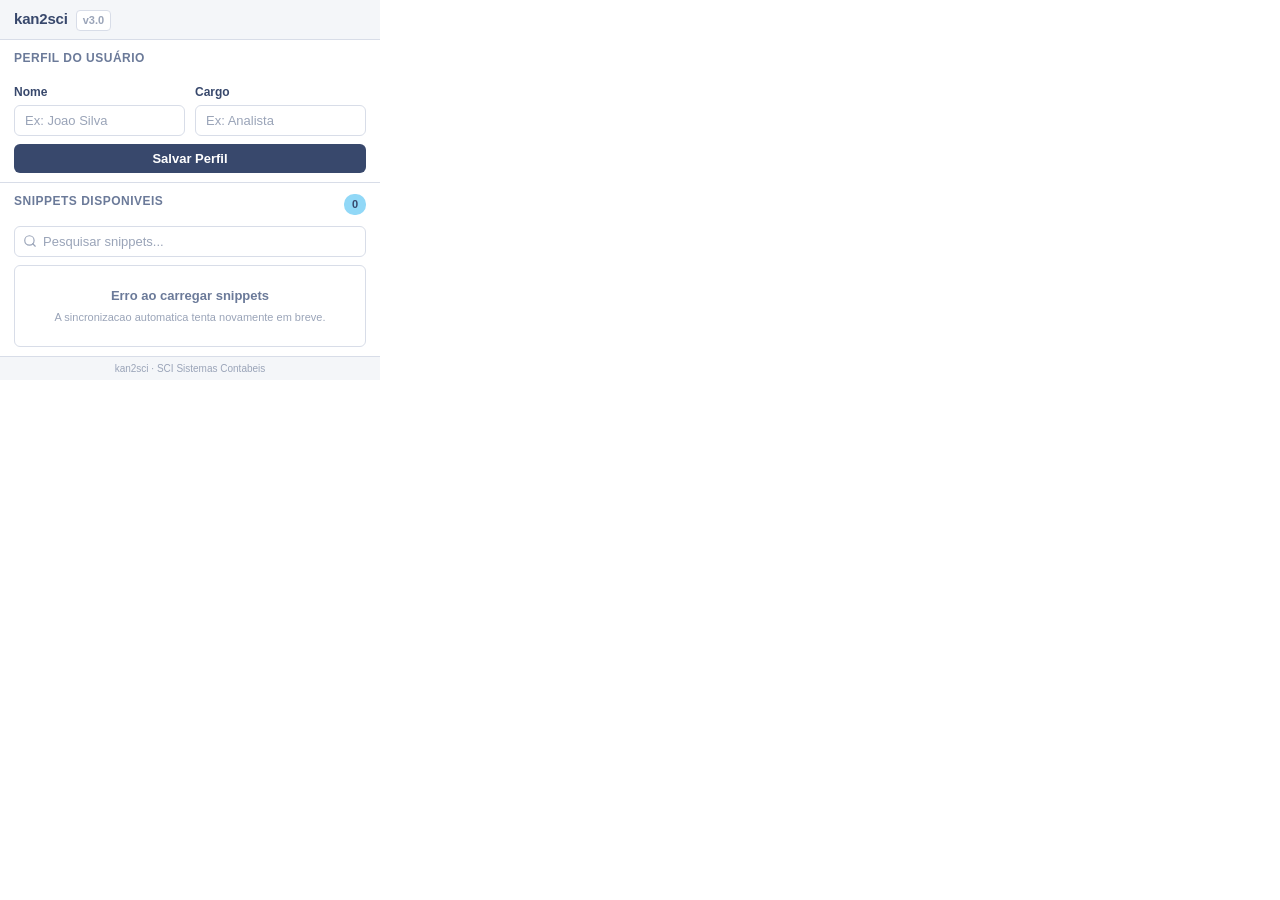
<file: popup.html>
<!DOCTYPE html>
<html lang="pt-BR">
<head>
  <meta charset="UTF-8">
  <meta name="viewport" content="width=device-width, initial-scale=1.0">
  <title>kan2sci</title>
  <link rel="stylesheet" href="styles/popup.css">
</head>
<body>
  <header class="header">
    <div class="brand">
      <span class="brand-name">kan2sci</span>
      <span class="brand-version">v3.0</span>
    </div>
  </header>

  <main class="main">
    <!-- Perfil do Usuario -->
    <section class="section profile-section" id="profileSection">
      <div class="section-header">
        <h2 class="section-title">Perfil do Usu&aacute;rio</h2>
      </div>

      <div class="profile-body">
        <!-- Estado recolhido: perfil ja preenchido -->
        <div class="profile-summary" id="profileSummary" hidden>
          <div class="profile-summary-info">
            <span class="profile-avatar" id="profileAvatar" aria-hidden="true">?</span>
            <div class="profile-summary-text">
              <span class="profile-summary-name" id="profileSummaryName"></span>
              <span class="profile-summary-role" id="profileSummaryRole"></span>
            </div>
          </div>
          <button type="button" class="profile-edit-btn" id="profileEditBtn">Editar</button>
        </div>

        <!-- Estado expandido: formulario, visivel quando o perfil ainda nao foi preenchido ou esta em edicao -->
        <div class="profile-form" id="profileForm">
          <div class="profile-form-fields">
            <div class="form-group">
              <label for="userName">Nome</label>
              <input type="text" id="userName" class="form-input" placeholder="Ex: Joao Silva" autocomplete="off">
            </div>
            <div class="form-group">
              <label for="userRole">Cargo</label>
              <input type="text" id="userRole" class="form-input" placeholder="Ex: Analista" autocomplete="off">
            </div>
          </div>
          <div class="profile-form-actions">
            <button id="saveProfileBtn" class="btn btn-primary">Salvar Perfil</button>
            <button type="button" id="cancelProfileBtn" class="btn btn-ghost" hidden>Cancelar</button>
          </div>
        </div>
      </div>
    </section>

    <!-- Lista de Snippets -->
    <section class="section snippets-section">
      <div class="section-header">
        <h2 class="section-title">Snippets Disponiveis</h2>
        <span class="count-badge" id="snippetCount">0</span>
      </div>
      <div class="search-box">
        <input type="text" id="snippetSearch" class="form-input search-input" placeholder="Pesquisar snippets..." autocomplete="off">
      </div>
      <div class="snippet-list" id="snippetContainer">
        <div class="empty-state" id="emptyState">
          <p class="empty-text">Nenhum snippet carregado.</p>
          <p class="empty-sub">A sincronizacao automatica atualiza a lista em segundo plano.</p>
        </div>
      </div>
    </section>
  </main>

  <footer class="footer">
    <p>kan2sci &middot; SCI Sistemas Contabeis</p>
  </footer>

  <script src="popup.js"></script>
</body>
</html>
</file>
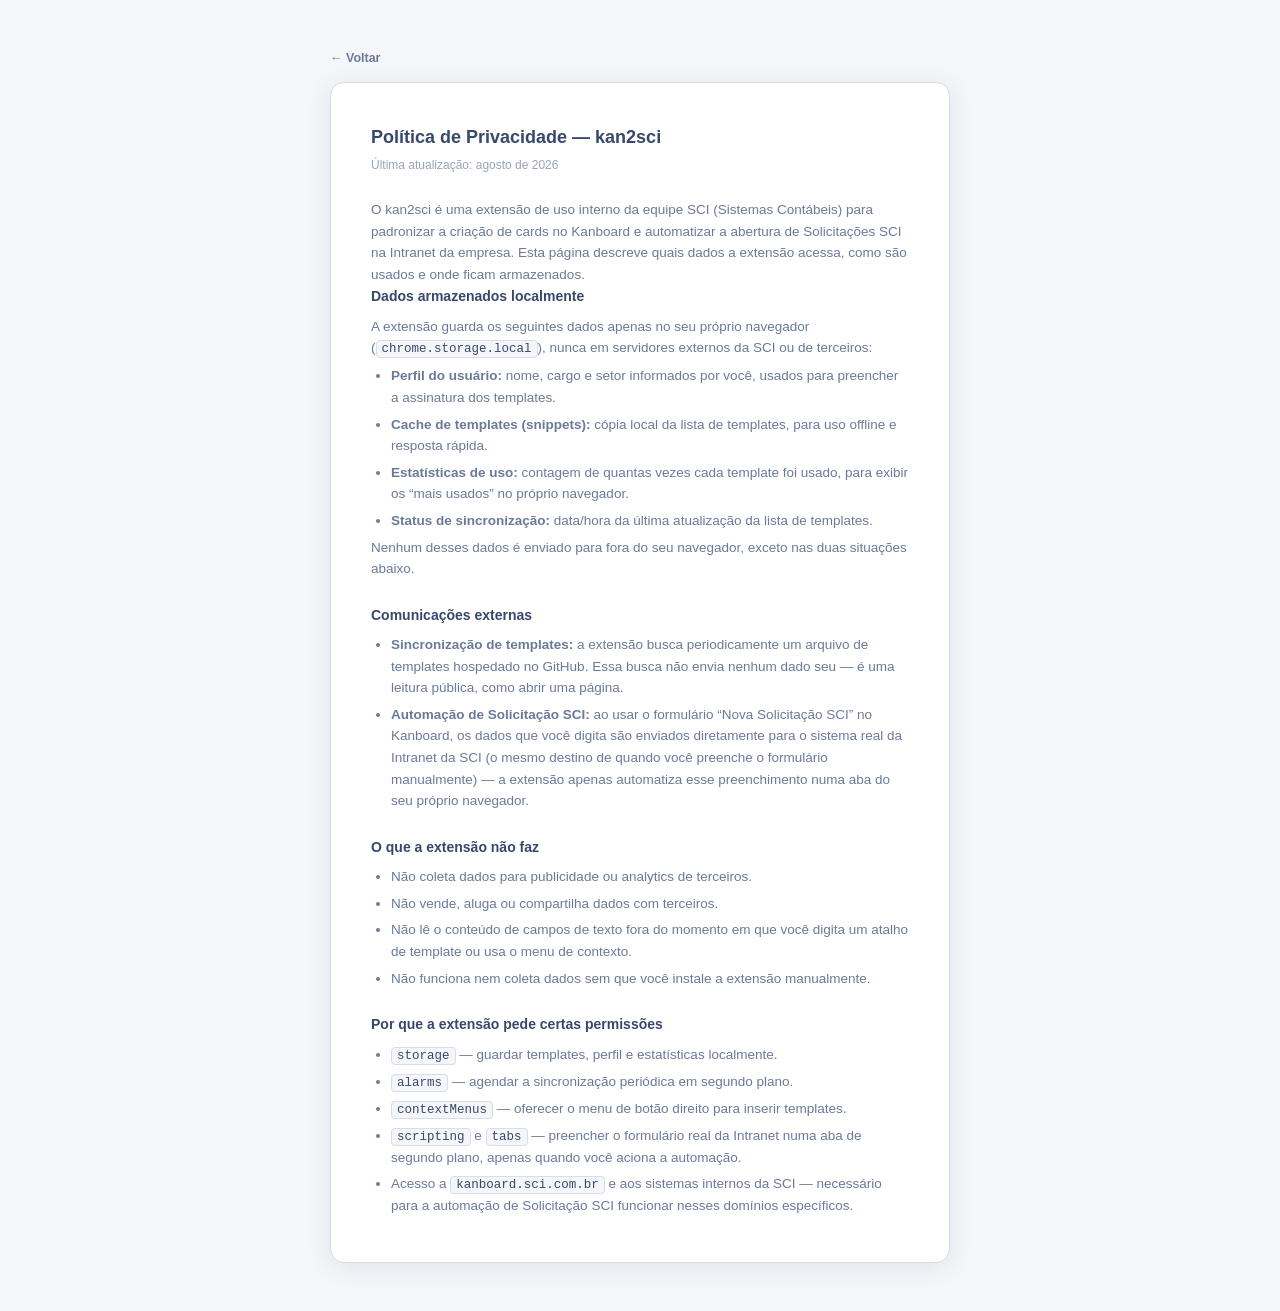
<file: privacy.html>
<!DOCTYPE html>
<html lang="pt-BR">
<head>
<meta charset="UTF-8">
<meta name="viewport" content="width=device-width, initial-scale=1.0">
<title>kan2sci &mdash; Pol&iacute;tica de Privacidade</title>
<style>
  :root {
    --navy: #38486c;
    --bg: #f4f6f9;
    --surface: #ffffff;
    --text: #38486c;
    --text-muted: #6b7a99;
    --text-light: #9aa4b8;
    --border: #d8dde8;
    --radius-lg: 14px;
    --shadow: 0 4px 24px rgba(56, 72, 108, 0.10);
    --font: -apple-system, BlinkMacSystemFont, 'Segoe UI', Roboto, 'Helvetica Neue', Arial, sans-serif;
    --font-mono: 'SFMono-Regular', Consolas, 'Liberation Mono', Menlo, monospace;
  }

  * { box-sizing: border-box; margin: 0; padding: 0; }

  body {
    min-height: 100vh;
    padding: 48px 20px;
    font-family: var(--font);
    background: var(--bg);
    color: var(--text);
    line-height: 1.6;
    -webkit-font-smoothing: antialiased;
  }

  .card {
    width: 100%;
    max-width: 620px;
    margin: 0 auto;
    background: var(--surface);
    border: 1px solid var(--border);
    border-radius: var(--radius-lg);
    box-shadow: var(--shadow);
    padding: 40px;
  }

  .back-link {
    display: block;
    max-width: 620px;
    margin: 0 auto 14px;
    font-size: 12.5px;
    font-weight: 700;
    color: var(--text-muted);
    text-decoration: none;
  }

  .back-link:hover { color: var(--navy); text-decoration: underline; }

  h1 { font-size: 18px; font-weight: 800; margin-bottom: 4px; }

  .updated { font-size: 12px; color: var(--text-light); margin-bottom: 24px; }

  h3 {
    font-size: 14px;
    font-weight: 800;
    color: var(--navy);
    margin: 24px 0 8px;
  }

  h3:first-of-type { margin-top: 0; }

  p, li { font-size: 13.5px; color: var(--text-muted); }

  ul { padding-left: 20px; margin-top: 6px; }

  li { margin-bottom: 5px; }

  code {
    font-family: var(--font-mono);
    font-size: 12.5px;
    background: var(--bg);
    border: 1px solid var(--border);
    padding: 1px 5px;
    border-radius: 4px;
    color: var(--navy);
  }
</style>
</head>
<body>

  <a class="back-link" href="index.html">&larr; Voltar</a>

  <div class="card">
    <h1>Pol&iacute;tica de Privacidade &mdash; kan2sci</h1>
    <p class="updated">&Uacute;ltima atualiza&ccedil;&atilde;o: agosto de 2026</p>

    <p>
      O kan2sci &eacute; uma extens&atilde;o de uso interno da equipe SCI (Sistemas
      Cont&aacute;beis) para padronizar a cria&ccedil;&atilde;o de cards no Kanboard e
      automatizar a abertura de Solicita&ccedil;&otilde;es SCI na Intranet da empresa. Esta
      p&aacute;gina descreve quais dados a extens&atilde;o acessa, como s&atilde;o usados e
      onde ficam armazenados.
    </p>

    <h3>Dados armazenados localmente</h3>
    <p>A extens&atilde;o guarda os seguintes dados apenas no seu pr&oacute;prio navegador (<code>chrome.storage.local</code>), nunca em servidores externos da SCI ou de terceiros:</p>
    <ul>
      <li><strong>Perfil do usu&aacute;rio:</strong> nome, cargo e setor informados por voc&ecirc;, usados para preencher a assinatura dos templates.</li>
      <li><strong>Cache de templates (snippets):</strong> c&oacute;pia local da lista de templates, para uso offline e resposta r&aacute;pida.</li>
      <li><strong>Estat&iacute;sticas de uso:</strong> contagem de quantas vezes cada template foi usado, para exibir os &ldquo;mais usados&rdquo; no pr&oacute;prio navegador.</li>
      <li><strong>Status de sincroniza&ccedil;&atilde;o:</strong> data/hora da &uacute;ltima atualiza&ccedil;&atilde;o da lista de templates.</li>
    </ul>
    <p>Nenhum desses dados &eacute; enviado para fora do seu navegador, exceto nas duas situa&ccedil;&otilde;es abaixo.</p>

    <h3>Comunica&ccedil;&otilde;es externas</h3>
    <ul>
      <li><strong>Sincroniza&ccedil;&atilde;o de templates:</strong> a extens&atilde;o busca periodicamente um arquivo de templates hospedado no GitHub. Essa busca n&atilde;o envia nenhum dado seu &mdash; &eacute; uma leitura p&uacute;blica, como abrir uma p&aacute;gina.</li>
      <li><strong>Automa&ccedil;&atilde;o de Solicita&ccedil;&atilde;o SCI:</strong> ao usar o formul&aacute;rio &ldquo;Nova Solicita&ccedil;&atilde;o SCI&rdquo; no Kanboard, os dados que voc&ecirc; digita s&atilde;o enviados diretamente para o sistema real da Intranet da SCI (o mesmo destino de quando voc&ecirc; preenche o formul&aacute;rio manualmente) &mdash; a extens&atilde;o apenas automatiza esse preenchimento numa aba do seu pr&oacute;prio navegador.</li>
    </ul>

    <h3>O que a extens&atilde;o n&atilde;o faz</h3>
    <ul>
      <li>N&atilde;o coleta dados para publicidade ou analytics de terceiros.</li>
      <li>N&atilde;o vende, aluga ou compartilha dados com terceiros.</li>
      <li>N&atilde;o l&ecirc; o conte&uacute;do de campos de texto fora do momento em que voc&ecirc; digita um atalho de template ou usa o menu de contexto.</li>
      <li>N&atilde;o funciona nem coleta dados sem que voc&ecirc; instale a extens&atilde;o manualmente.</li>
    </ul>

    <h3>Por que a extens&atilde;o pede certas permiss&otilde;es</h3>
    <ul>
      <li><code>storage</code> &mdash; guardar templates, perfil e estat&iacute;sticas localmente.</li>
      <li><code>alarms</code> &mdash; agendar a sincroniza&ccedil;&atilde;o peri&oacute;dica em segundo plano.</li>
      <li><code>contextMenus</code> &mdash; oferecer o menu de bot&atilde;o direito para inserir templates.</li>
      <li><code>scripting</code> e <code>tabs</code> &mdash; preencher o formul&aacute;rio real da Intranet numa aba de segundo plano, apenas quando voc&ecirc; aciona a automa&ccedil;&atilde;o.</li>
      <li>Acesso a <code>kanboard.sci.com.br</code> e aos sistemas internos da SCI &mdash; necess&aacute;rio para a automa&ccedil;&atilde;o de Solicita&ccedil;&atilde;o SCI funcionar nesses dom&iacute;nios espec&iacute;ficos.</li>
    </ul>
  </div>

</body>
</html>
</file>
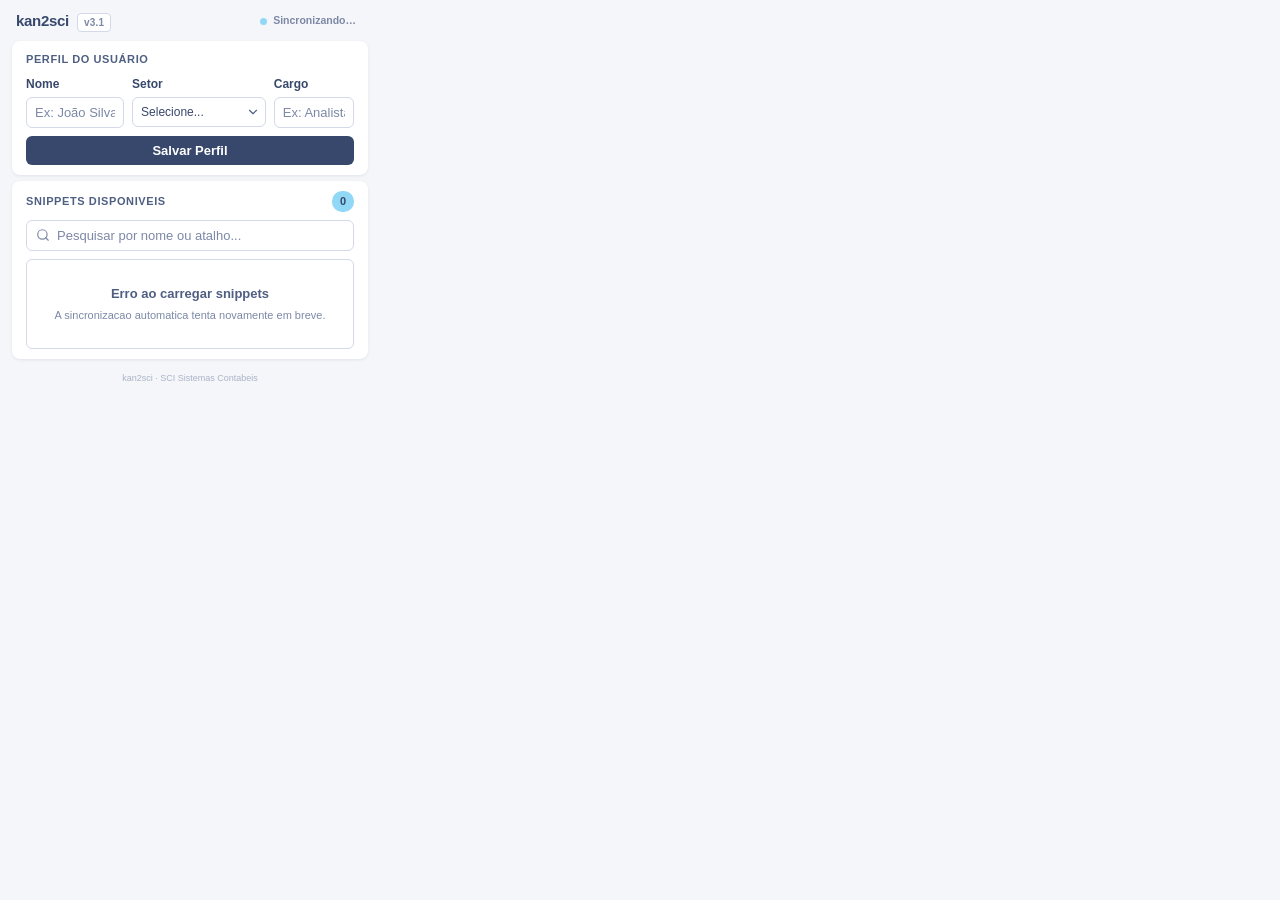
<file: popup/popup.html>
<!DOCTYPE html>
<html lang="pt-BR">
<head>
  <meta charset="UTF-8">
  <meta name="viewport" content="width=device-width, initial-scale=1.0">
  <title>kan2sci</title>
  <link rel="stylesheet" href="popup.css">
</head>
<body>
  <header class="header">
    <div class="brand">
      <span class="brand-name">kan2sci</span>
      <span class="brand-version">v3.1</span>
    </div>
    <div class="sync-indicator" id="syncIndicator" title="Sincroniza&ccedil;&atilde;o autom&aacute;tica em segundo plano">
      <span class="sync-dot" id="syncDot" aria-hidden="true"></span>
      <span class="sync-label" id="syncLabel" aria-live="polite">Verificando&hellip;</span>
    </div>
  </header>

  <main class="main">
    <!-- Perfil do Usuario -->
    <section class="section profile-section" id="profileSection">
      <div class="section-header">
        <h2 class="section-title">Perfil do Usu&aacute;rio</h2>
      </div>

      <div class="profile-body">
        <!-- Estado recolhido: perfil ja preenchido -->
        <div class="profile-summary" id="profileSummary" hidden>
          <div class="profile-summary-info">
            <span class="profile-avatar" aria-hidden="true">
              <img src="../icons/sci-logo.png" alt="" id="profileAvatarImg">
            </span>
            <div class="profile-summary-text">
              <span class="profile-summary-name" id="profileSummaryName"></span>
              <span class="profile-summary-role" id="profileSummaryRole"></span>
            </div>
          </div>
          <button type="button" class="profile-edit-btn" id="profileEditBtn">Editar</button>
        </div>

        <!-- Estado expandido: formulario, visivel quando o perfil ainda nao foi preenchido ou esta em edicao -->
        <div class="profile-form" id="profileForm">
          <div class="profile-form-fields">
            <div class="form-group form-group-name">
              <label for="userName">Nome</label>
              <input type="text" id="userName" class="form-input" placeholder="Ex: Jo&atilde;o Silva" autocomplete="off">
            </div>
            <div class="form-group form-group-sector">
              <label for="userSector">Setor</label>
              <select id="userSector" class="form-input">
                <option value="">Selecione...</option>
                <option value="RH Net Social">RH Net Social</option>
                <option value="SCI WEB">SCI WEB</option>
              </select>
            </div>
            <div class="form-group">
              <label for="userRole">Cargo</label>
              <input type="text" id="userRole" class="form-input" placeholder="Ex: Analista" autocomplete="off">
            </div>
          </div>
          <div class="profile-form-actions">
            <button id="saveProfileBtn" class="btn btn-primary">Salvar Perfil</button>
            <button type="button" id="cancelProfileBtn" class="btn btn-ghost" hidden>Cancelar</button>
          </div>
        </div>
      </div>
    </section>

    <!-- Lista de Snippets -->
    <section class="section snippets-section">
      <div class="section-header">
        <h2 class="section-title">Snippets Disponiveis</h2>
        <span class="count-badge" id="snippetCount">0</span>
      </div>
      <div class="top-used" id="topUsedSection" hidden>
        <span class="top-used-title">Mais usados</span>
        <div class="top-used-list" id="topUsedList"></div>
      </div>
      <div class="search-box">
        <input type="text" id="snippetSearch" class="form-input search-input" placeholder="Pesquisar por nome ou atalho..." autocomplete="off" aria-label="Pesquisar snippets">
        <button type="button" class="search-clear" id="searchClear" aria-label="Limpar pesquisa" hidden>&times;</button>
      </div>
      <div class="snippet-list" id="snippetContainer">
        <div class="empty-state" id="emptyState">
          <p class="empty-text">Nenhum snippet carregado.</p>
          <p class="empty-sub">A sincronizacao automatica atualiza a lista em segundo plano.</p>
        </div>
      </div>
    </section>
  </main>

  <footer class="footer">
    <p>kan2sci &middot; SCI Sistemas Contabeis</p>
  </footer>

  <script src="popup.js"></script>
</body>
</html>
</file>
<file: styles/popup.css>
:root {
  --color-primary: #38486c;
  --color-primary-dark: #2a3652;
  --color-accent: #91d8f7;
  --color-bg: #ffffff;
  --color-surface: #f4f6f9;
  --color-border: #d8dde8;
  --color-text: #38486c;
  --color-text-muted: #6b7a99;
  --color-text-light: #9aa4b8;
  --color-success: #2e7d32;
  --color-error: #c62828;
  --color-warning: #f9a825;
  --radius-sm: 4px;
  --radius-md: 6px;
  --radius-lg: 8px;
  --shadow-sm: 0 1px 3px rgba(56, 72, 108, 0.08);
  --shadow-md: 0 2px 8px rgba(56, 72, 108, 0.1);
  --font-sans: -apple-system, BlinkMacSystemFont, 'Segoe UI', Roboto, 'Helvetica Neue', Arial, sans-serif;
  --font-mono: 'SFMono-Regular', Consolas, 'Liberation Mono', Menlo, monospace;
}

* {
  box-sizing: border-box;
  margin: 0;
  padding: 0;
}

[hidden] {
  display: none !important;
}

body {
  width: 380px;
  font-family: var(--font-sans);
  font-size: 13px;
  line-height: 1.5;
  color: var(--color-text);
  background: var(--color-bg);
}

/* Header */
.header {
  display: flex;
  align-items: center;
  justify-content: space-between;
  padding: 8px 14px;
  border-bottom: 1px solid var(--color-border);
  background: var(--color-surface);
}

.brand {
  display: flex;
  align-items: baseline;
  gap: 8px;
}

.brand-name {
  font-weight: 700;
  font-size: 15px;
  color: var(--color-primary);
  letter-spacing: -0.2px;
}

.brand-version {
  font-size: 11px;
  font-weight: 600;
  color: var(--color-text-light);
  background: var(--color-bg);
  padding: 1px 6px;
  border-radius: var(--radius-sm);
  border: 1px solid var(--color-border);
}

/* Main */
.main {
  padding: 0;
}

.section {
  padding: 9px 14px;
  border-bottom: 1px solid var(--color-border);
}

.section:last-of-type {
  border-bottom: none;
}

.section-title {
  font-size: 12px;
  font-weight: 700;
  text-transform: uppercase;
  letter-spacing: 0.5px;
  color: var(--color-text-muted);
  margin-bottom: 8px;
}

.section-header {
  display: flex;
  align-items: center;
  justify-content: space-between;
  margin-bottom: 8px;
}

/* Perfil - transicao suave entre resumo e formulario */
.profile-summary,
.profile-form {
  transition: opacity 0.14s ease;
}

.profile-summary.is-fading,
.profile-form.is-fading {
  opacity: 0;
}

/* Perfil - estado recolhido (resumo em uma linha) */
.profile-summary {
  display: flex;
  align-items: center;
  justify-content: space-between;
  gap: 10px;
}

.profile-summary-info {
  display: flex;
  align-items: center;
  gap: 10px;
  min-width: 0;
}

.profile-avatar {
  flex-shrink: 0;
  width: 30px;
  height: 30px;
  border-radius: 50%;
  background: var(--color-accent);
  color: var(--color-primary-dark);
  display: flex;
  align-items: center;
  justify-content: center;
  font-size: 12px;
  font-weight: 700;
}

.profile-summary-text {
  display: flex;
  flex-direction: column;
  min-width: 0;
}

.profile-summary-name {
  font-size: 13px;
  font-weight: 700;
  color: var(--color-text);
  white-space: nowrap;
  overflow: hidden;
  text-overflow: ellipsis;
}

.profile-summary-role {
  font-size: 11px;
  color: var(--color-text-muted);
  white-space: nowrap;
  overflow: hidden;
  text-overflow: ellipsis;
}

.profile-edit-btn {
  flex-shrink: 0;
  background: transparent;
  border: 1px solid var(--color-border);
  color: var(--color-primary);
  font-size: 11px;
  font-weight: 700;
  padding: 6px 12px;
  border-radius: var(--radius-md);
  cursor: pointer;
  transition: background 0.15s ease;
}

.profile-edit-btn:hover {
  background: var(--color-surface);
}

/* Perfil - estado expandido (formulario) */
.profile-form-fields {
  display: flex;
  gap: 10px;
}

.profile-form-fields .form-group {
  flex: 1;
  min-width: 0;
}

.profile-form-actions {
  display: flex;
  gap: 8px;
}

.profile-form-actions .btn {
  flex: 1;
}

/* Formularios */
.form-group {
  margin-bottom: 8px;
}

.form-group label {
  display: block;
  font-size: 12px;
  font-weight: 600;
  color: var(--color-text);
  margin-bottom: 4px;
}

.form-input {
  width: 100%;
  padding: 7px 10px;
  font-size: 13px;
  font-family: var(--font-sans);
  color: var(--color-text);
  background: var(--color-bg);
  border: 1px solid var(--color-border);
  border-radius: var(--radius-md);
  outline: none;
  transition: border-color 0.15s ease, box-shadow 0.15s ease;
}

.form-input:focus {
  border-color: var(--color-primary);
  box-shadow: 0 0 0 2px rgba(56, 72, 108, 0.1);
}

.form-input::placeholder {
  color: var(--color-text-light);
}

.search-box {
  margin-bottom: 8px;
}

.search-input {
  padding-left: 28px;
  background-image: url("data:image/svg+xml,%3Csvg xmlns='http://www.w3.org/2000/svg' width='14' height='14' viewBox='0 0 24 24' fill='none' stroke='%239aa4b8' stroke-width='2' stroke-linecap='round' stroke-linejoin='round'%3E%3Ccircle cx='11' cy='11' r='8'/%3E%3Cpath d='m21 21-4.3-4.3'/%3E%3C/svg%3E");
  background-repeat: no-repeat;
  background-position: 8px center;
}

/* Botoes */
.btn {
  display: inline-flex;
  align-items: center;
  justify-content: center;
  gap: 6px;
  padding: 7px 14px;
  font-size: 13px;
  font-weight: 600;
  font-family: var(--font-sans);
  border: none;
  border-radius: var(--radius-md);
  cursor: pointer;
  transition: all 0.15s ease;
  text-decoration: none;
}

.btn-primary {
  background: var(--color-primary);
  color: #fff;
}

.btn-primary:hover {
  background: var(--color-primary-dark);
}

.btn-secondary {
  background: var(--color-surface);
  color: var(--color-primary);
  border: 1px solid var(--color-border);
}

.btn-secondary:hover {
  background: #e8ecf2;
}

.btn-ghost {
  background: transparent;
  color: var(--color-text-muted);
  border: 1px solid transparent;
}

.btn-ghost:hover {
  background: var(--color-surface);
  color: var(--color-primary);
}

.btn-full {
  width: 100%;
  margin-bottom: 5px;
}

.btn-full:last-child {
  margin-bottom: 0;
}

/* Lista de Snippets */
.count-badge {
  font-size: 11px;
  font-weight: 700;
  color: var(--color-primary);
  background: var(--color-accent);
  padding: 2px 8px;
  border-radius: 10px;
}

.snippet-list {
  max-height: 180px;
  overflow-y: auto;
  border: 1px solid var(--color-border);
  border-radius: var(--radius-md);
  background: var(--color-bg);
}

.snippet-item {
  display: flex;
  flex-direction: column;
  align-items: stretch;
  gap: 5px;
  padding: 7px 12px;
  border-bottom: 1px solid var(--color-border);
  transition: background 0.1s ease;
}

.snippet-item:last-child {
  border-bottom: none;
}

.snippet-item:hover {
  background: var(--color-surface);
}

.snippet-name {
  display: block;
  width: 100%;
  font-size: 12px;
  font-weight: 600;
  color: var(--color-text);
  white-space: nowrap;
  overflow: hidden;
  text-overflow: ellipsis;
}

.snippet-trigger {
  display: inline-flex;
  align-items: center;
  align-self: flex-start;
  max-width: 100%;
  font-family: var(--font-mono);
  font-size: 11px;
  font-weight: 700;
  color: var(--color-primary);
  background: rgba(145, 216, 247, 0.3);
  padding: 3px 8px;
  border-radius: var(--radius-sm);
  border: 1px solid rgba(145, 216, 247, 0.5);
  white-space: nowrap;
  overflow: hidden;
  text-overflow: ellipsis;
  cursor: pointer;
  transition: background 0.15s ease, border-color 0.15s ease;
}

.snippet-trigger:hover {
  background: rgba(145, 216, 247, 0.55);
  border-color: var(--color-accent);
}

.snippet-trigger:active {
  transform: translateY(1px);
}

.snippet-trigger.copied {
  background: rgba(46, 125, 50, 0.12);
  border-color: rgba(46, 125, 50, 0.35);
  color: var(--color-success);
}

.empty-state {
  padding: 20px;
  text-align: center;
}

.empty-text {
  font-size: 13px;
  font-weight: 600;
  color: var(--color-text-muted);
  margin-bottom: 4px;
}

.empty-sub {
  font-size: 11px;
  color: var(--color-text-light);
}

/* Footer */
.footer {
  padding: 4px 16px;
  text-align: center;
  border-top: 1px solid var(--color-border);
  background: var(--color-surface);
}

.footer p {
  font-size: 10px;
  color: var(--color-text-light);
  font-weight: 500;
}

/* Scrollbar */
.snippet-list::-webkit-scrollbar {
  width: 5px;
}

.snippet-list::-webkit-scrollbar-track {
  background: transparent;
}

.snippet-list::-webkit-scrollbar-thumb {
  background: var(--color-border);
  border-radius: 3px;
}

.snippet-list::-webkit-scrollbar-thumb:hover {
  background: var(--color-text-light);
}
</file>
<file: popup/popup.css>
:root {
  --color-primary: #38486c;
  --color-primary-dark: #2a3652;
  --color-accent: #91d8f7;
  --color-bg: #ffffff;
  --color-surface: #f4f6f9;
  --color-border: #d3d9e8;
  --color-text: #38486c;
  --color-text-muted: #4f5f82;
  --color-text-light: #7c88a6;
  --color-success: #2e7d32;
  --color-success-bg: rgba(46, 125, 50, 0.1);
  --color-error: #c62828;
  --color-error-bg: rgba(198, 40, 40, 0.1);
  --color-warning: #b8860b;
  --radius-sm: 4px;
  --radius-md: 6px;
  --radius-lg: 8px;
  --radius-full: 999px;
  --shadow-sm: 0 1px 3px rgba(56, 72, 108, 0.1);
  --shadow-md: 0 2px 8px rgba(56, 72, 108, 0.12);
  --font-sans: -apple-system, BlinkMacSystemFont, 'Segoe UI', Roboto, 'Helvetica Neue', Arial, sans-serif;
  --font-mono: 'SFMono-Regular', Consolas, 'Liberation Mono', Menlo, monospace;
  --ease: cubic-bezier(0.4, 0, 0.2, 1);
}

@media (prefers-reduced-motion: reduce) {
  *, *::before, *::after {
    animation-duration: 0.001ms !important;
    animation-iteration-count: 1 !important;
    transition-duration: 0.001ms !important;
  }
}

* {
  box-sizing: border-box;
  margin: 0;
  padding: 0;
}

[hidden] {
  display: none !important;
}

body {
  width: 380px;
  font-family: var(--font-sans);
  font-size: 13px;
  line-height: 1.5;
  color: var(--color-text);
  background: var(--color-surface);
  -webkit-font-smoothing: antialiased;
}

/* Foco visivel e consistente em qualquer elemento interativo navegado por teclado */
:focus {
  outline: none;
}

:focus-visible {
  outline: 2px solid var(--color-primary);
  outline-offset: 2px;
  border-radius: var(--radius-sm);
}

/* Header */
.header {
  display: flex;
  align-items: center;
  justify-content: space-between;
  padding: 10px 16px 6px;
  background: var(--color-surface);
}

.brand {
  display: flex;
  align-items: baseline;
  gap: 8px;
}

.brand-name {
  font-weight: 800;
  font-size: 15px;
  color: var(--color-primary);
  letter-spacing: -0.3px;
}

.brand-version {
  font-size: 10px;
  font-weight: 700;
  color: var(--color-text-light);
  background: var(--color-bg);
  padding: 1px 6px;
  border-radius: var(--radius-sm);
  border: 1px solid var(--color-border);
  letter-spacing: 0.2px;
}

/*
 * Indicador de sincronizacao — a extensao sincroniza 100% em segundo plano,
 * entao esta e a UNICA pista visual de que isso esta de fato acontecendo.
 * Sem ela o usuario nao tem como saber se a lista esta atualizada.
 */
.sync-indicator {
  display: inline-flex;
  align-items: center;
  gap: 6px;
  padding: 3px 8px;
  border-radius: var(--radius-full);
}

.sync-dot {
  width: 7px;
  height: 7px;
  border-radius: 50%;
  background: var(--color-text-light);
  flex-shrink: 0;
  transition: background 0.2s var(--ease);
}

.sync-dot.is-synced {
  background: var(--color-success);
}

.sync-dot.is-syncing {
  background: var(--color-accent);
  animation: sync-pulse 1.1s ease-in-out infinite;
}

.sync-dot.is-error {
  background: var(--color-error);
}

@keyframes sync-pulse {
  0%, 100% { opacity: 1; transform: scale(1); }
  50% { opacity: 0.45; transform: scale(1.35); }
}

.sync-label {
  font-size: 10.5px;
  font-weight: 600;
  color: var(--color-text-light);
  white-space: nowrap;
}

.sync-indicator.is-error .sync-label {
  color: var(--color-error);
}

/* Main */
.main {
  padding: 2px 12px 10px;
}

.section {
  background: var(--color-bg);
  border-radius: var(--radius-lg);
  box-shadow: var(--shadow-sm);
  padding: 10px 14px;
  margin-bottom: 6px;
}

.section:last-of-type {
  margin-bottom: 0;
}

.section-title {
  font-size: 11px;
  font-weight: 800;
  text-transform: uppercase;
  letter-spacing: 0.6px;
  color: var(--color-text-muted);
  margin-bottom: 8px;
}

.section-header {
  display: flex;
  align-items: center;
  justify-content: space-between;
  margin-bottom: 8px;
}

.section-header .section-title {
  margin-bottom: 0;
}

/* Perfil - transicao suave entre resumo e formulario */
.profile-summary,
.profile-form {
  transition: opacity 0.14s ease;
}

.profile-summary.is-fading,
.profile-form.is-fading {
  opacity: 0;
}

/* Perfil - estado recolhido (resumo em uma linha) */
.profile-summary {
  display: flex;
  align-items: center;
  justify-content: space-between;
  gap: 10px;
}

.profile-summary-info {
  display: flex;
  align-items: center;
  gap: 10px;
  min-width: 0;
}

.profile-avatar {
  flex-shrink: 0;
  width: 30px;
  height: 30px;
  border-radius: 50%;
  background: #fff;
  border: 1px solid var(--color-border);
  display: flex;
  align-items: center;
  justify-content: center;
  overflow: hidden;
}

.profile-avatar img {
  width: 100%;
  height: 100%;
  object-fit: contain;
  padding: 3px;
}

.profile-summary-text {
  display: flex;
  flex-direction: column;
  min-width: 0;
}

.profile-summary-name {
  font-size: 13px;
  font-weight: 700;
  color: var(--color-text);
  white-space: nowrap;
  overflow: hidden;
  text-overflow: ellipsis;
}

.profile-summary-role {
  font-size: 11px;
  color: var(--color-text-muted);
  white-space: nowrap;
  overflow: hidden;
  text-overflow: ellipsis;
}

.profile-edit-btn {
  flex-shrink: 0;
  background: transparent;
  border: 1px solid var(--color-border);
  color: var(--color-primary);
  font-size: 11px;
  font-weight: 700;
  padding: 6px 12px;
  border-radius: var(--radius-md);
  cursor: pointer;
  transition: background 0.15s ease;
}

.profile-edit-btn:hover {
  background: var(--color-surface);
}

/* Perfil - estado expandido (formulario) */
.profile-form-fields {
  display: grid;
  grid-template-columns: 1.1fr 1.5fr 0.9fr;
  gap: 8px;
}

.profile-form-fields .form-group {
  min-width: 0;
}

.profile-form-fields input.form-input {
  padding-left: 8px;
  padding-right: 8px;
}

.profile-form-fields select.form-input {
  padding-left: 8px;
  padding-right: 20px;
  background-position: right 5px center;
  font-size: 12px;
}

.profile-form-actions {
  display: flex;
  gap: 8px;
}

.profile-form-actions .btn {
  flex: 1;
}

/* Formularios */
.form-group {
  margin-bottom: 8px;
}

.form-group label {
  display: block;
  font-size: 12px;
  font-weight: 600;
  color: var(--color-text);
  margin-bottom: 4px;
}

.form-input {
  width: 100%;
  padding: 7px 10px;
  font-size: 13px;
  font-family: var(--font-sans);
  color: var(--color-text);
  background: var(--color-bg);
  border: 1px solid var(--color-border);
  border-radius: var(--radius-md);
  outline: none;
  transition: border-color 0.15s ease, box-shadow 0.15s ease;
}

.form-input:focus {
  border-color: var(--color-primary);
  box-shadow: 0 0 0 2px rgba(56, 72, 108, 0.1);
}

.form-input::placeholder {
  color: var(--color-text-light);
}

select.form-input {
  cursor: pointer;
  background-color: var(--color-bg);
  appearance: none;
  background-image: url("data:image/svg+xml,%3Csvg xmlns='http://www.w3.org/2000/svg' width='14' height='14' viewBox='0 0 24 24' fill='none' stroke='%234f5f82' stroke-width='2' stroke-linecap='round' stroke-linejoin='round'%3E%3Cpath d='m6 9 6 6 6-6'/%3E%3C/svg%3E");
  background-repeat: no-repeat;
  background-position: right 8px center;
  padding-right: 26px;
}

/* Mais usados — atalhos rapidos alimentados pelo usageStats que o
   background ja coleta a cada expansao de snippet, so que ate agora
   esse dado nunca era mostrado em lugar nenhum. */
.top-used {
  margin-bottom: 8px;
}

.top-used-title {
  display: block;
  font-size: 11px;
  font-weight: 500;
  text-transform: uppercase;
  letter-spacing: 0.5px;
  color: var(--color-text-muted);
  margin-bottom: 6px;
}

.top-used-list {
  display: flex;
  gap: 6px;
}

.top-used-chip {
  flex: 1;
  min-width: 0;
  background: rgba(145, 216, 247, 0.22);
  border: 1px solid var(--color-accent);
  border-radius: var(--radius-md);
  padding: 6px 4px;
  font-family: var(--font-mono);
  font-size: 11px;
  font-weight: 500;
  color: var(--color-primary);
  cursor: pointer;
  white-space: nowrap;
  overflow: hidden;
  text-overflow: ellipsis;
  transition: background 0.15s ease, border-color 0.15s ease;
}

.top-used-chip:hover {
  background: rgba(145, 216, 247, 0.4);
}

.top-used-chip.copied {
  background: var(--color-success-bg);
  border-color: rgba(46, 125, 50, 0.35);
  color: var(--color-success);
}

/* Busca */
.search-box {
  position: relative;
  margin-bottom: 8px;
}

.search-input {
  padding-left: 30px;
  padding-right: 28px;
  background-image: url("data:image/svg+xml,%3Csvg xmlns='http://www.w3.org/2000/svg' width='14' height='14' viewBox='0 0 24 24' fill='none' stroke='%237c88a6' stroke-width='2' stroke-linecap='round' stroke-linejoin='round'%3E%3Ccircle cx='11' cy='11' r='8'/%3E%3Cpath d='m21 21-4.3-4.3'/%3E%3C/svg%3E");
  background-repeat: no-repeat;
  background-position: 9px center;
}

.search-clear {
  position: absolute;
  right: 6px;
  top: 50%;
  transform: translateY(-50%);
  width: 18px;
  height: 18px;
  display: flex;
  align-items: center;
  justify-content: center;
  border: none;
  border-radius: 50%;
  background: var(--color-border);
  color: var(--color-bg);
  font-size: 13px;
  line-height: 1;
  cursor: pointer;
  transition: background 0.15s ease;
}

.search-clear:hover {
  background: var(--color-text-light);
}

/* Botoes */
.btn {
  display: inline-flex;
  align-items: center;
  justify-content: center;
  gap: 6px;
  padding: 7px 14px;
  font-size: 13px;
  font-weight: 600;
  font-family: var(--font-sans);
  border: none;
  border-radius: var(--radius-md);
  cursor: pointer;
  transition: background 0.15s ease, color 0.15s ease, transform 0.1s ease;
  text-decoration: none;
}

.btn-primary {
  background: var(--color-primary);
  color: #fff;
}

.btn-primary:hover {
  background: var(--color-primary-dark);
}

.btn-primary:disabled {
  cursor: default;
  opacity: 0.75;
}

.btn-primary.is-success {
  background: var(--color-success);
}

.btn-primary.is-error {
  background: var(--color-error);
}

.btn-secondary {
  background: var(--color-surface);
  color: var(--color-primary);
  border: 1px solid var(--color-border);
}

.btn-secondary:hover {
  background: #e8ecf2;
}

.btn-ghost {
  background: transparent;
  color: var(--color-text-muted);
  border: 1px solid transparent;
}

.btn-ghost:hover {
  background: var(--color-surface);
  color: var(--color-primary);
}

.btn-full {
  width: 100%;
  margin-bottom: 5px;
}

.btn-full:last-child {
  margin-bottom: 0;
}

/* Lista de Snippets */
.count-badge {
  font-size: 11px;
  font-weight: 700;
  color: var(--color-primary);
  background: var(--color-accent);
  padding: 2px 8px;
  border-radius: 10px;
}

.snippet-list {
  max-height: 230px;
  overflow-y: auto;
  border: 1px solid var(--color-border);
  border-radius: var(--radius-md);
  background: var(--color-bg);
}

/*
 * A linha inteira e clicavel (nao so o chip do atalho): area de toque maior
 * numa popup de 380px, alvo mais facil de acertar e navegavel por teclado
 * (role="button" + tabindex, ver popup.js).
 */
.snippet-item {
  display: flex;
  flex-direction: row;
  align-items: center;
  justify-content: space-between;
  gap: 10px;
  padding: 8px 12px;
  border-bottom: 1px solid var(--color-border);
  cursor: pointer;
  transition: background 0.1s ease;
}

.snippet-item:last-child {
  border-bottom: none;
}

.snippet-item:hover {
  background: var(--color-surface);
}

.snippet-item:active {
  background: #e8ecf2;
}

.snippet-icon {
  display: flex;
  align-items: center;
  justify-content: center;
  flex-shrink: 0;
  width: 15px;
  height: 15px;
}

.snippet-icon.is-interactive {
  color: var(--color-success);
}

.snippet-icon.is-direct {
  color: var(--color-text-light);
}

.snippet-name {
  display: block;
  flex: 1 1 auto;
  min-width: 0;
  font-size: 12px;
  font-weight: 500;
  color: var(--color-text);
  white-space: nowrap;
  overflow: hidden;
  text-overflow: ellipsis;
}

.snippet-trigger {
  display: inline-flex;
  align-items: center;
  gap: 4px;
  flex-shrink: 0;
  max-width: 42%;
  font-family: var(--font-mono);
  font-size: 11px;
  font-weight: 700;
  color: var(--color-primary);
  background: rgba(145, 216, 247, 0.3);
  padding: 3px 8px;
  border-radius: var(--radius-sm);
  border: 1px solid rgba(145, 216, 247, 0.5);
  white-space: nowrap;
  overflow: hidden;
  text-overflow: ellipsis;
  transition: background 0.15s ease, border-color 0.15s ease, color 0.15s ease;
}

.snippet-item:hover .snippet-trigger {
  background: rgba(145, 216, 247, 0.55);
  border-color: var(--color-accent);
}

.snippet-trigger.copied {
  background: var(--color-success-bg);
  border-color: rgba(46, 125, 50, 0.35);
  color: var(--color-success);
}

.empty-state {
  padding: 24px 16px;
  text-align: center;
}

.empty-text {
  font-size: 13px;
  font-weight: 600;
  color: var(--color-text-muted);
  margin-bottom: 4px;
}

.empty-sub {
  font-size: 11px;
  color: var(--color-text-light);
}

/* Footer */
.footer {
  padding: 3px 16px 6px;
  text-align: center;
  background: var(--color-surface);
}

.footer p {
  font-size: 9px;
  color: var(--color-text-light);
  opacity: 0.6;
  font-weight: 500;
}

/* Scrollbar */
.snippet-list::-webkit-scrollbar {
  width: 5px;
}

.snippet-list::-webkit-scrollbar-track {
  background: transparent;
}

.snippet-list::-webkit-scrollbar-thumb {
  background: var(--color-border);
  border-radius: 3px;
}

.snippet-list::-webkit-scrollbar-thumb:hover {
  background: var(--color-text-light);
}
</file>
